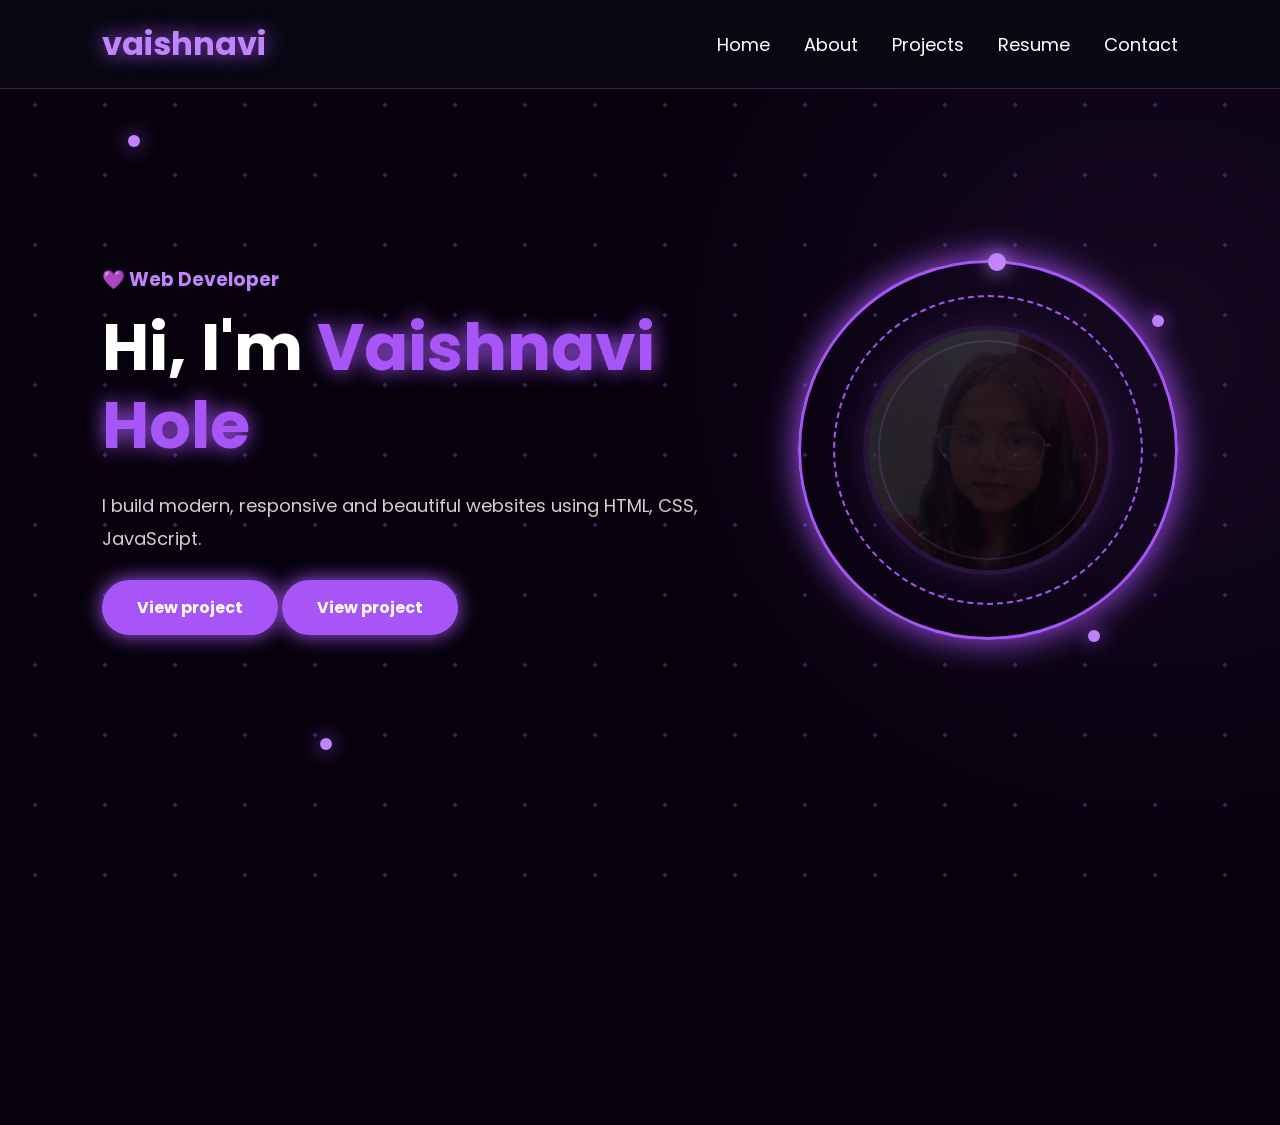
<file: index.html>
<!DOCTYPE html>
<html lang="en">
<head>
<meta charset="UTF-8">
<meta name="viewport" content="width=device-width, initial-scale=1.0">
<title>My Portfolio</title>

<link rel="stylesheet" href="style.css">

<link href="https://fonts.googleapis.com/css2?family=Poppins:wght@300;400;500;600;700;800&display=swap" rel="stylesheet">

<link rel="stylesheet" href="https://cdnjs.cloudflare.com/ajax/libs/font-awesome/6.5.2/css/all.min.css">

</head>
<body>

<!-- Floating Balls -->
<div class="ball"></div>
<div class="ball"></div>
<div class="ball"></div>
<div class="ball"></div>

<!-- Header -->

<header>

<div class="logo">
vaishnavi
</div>

<nav>

<a href="#home">Home</a>

<a href="about.html">About</a>

<a href="projects.html">Projects</a>

<a href="#resume">Resume</a>

<a href="#contact">Contact</a>

</nav>

</header>

<!-- Hero Section -->

<section class="hero" id="home">

<div class="hero-text">

<h3>💜 Web Developer</h3>

<h1>
Hi, I'm <span>Vaishnavi Hole</span>
</h1>

<p>
I build modern, responsive and beautiful websites using
HTML, CSS, JavaScript.
</p>

<a href="projects.html" class="btn">
View project
</a>

<a href="Solar-system.html" class="btn">
View project
</a>

</div>

<div class="hero-image">

<div class="circle"></div>

<div class="circle2"></div>

<div class="circle3"></div>

<img src="photo.jpeg" alt="vaishnavi" class="profile-img">

</div>

</section>

<!-- About -->

<section id="about">

<h2 class="section-title">
</file>
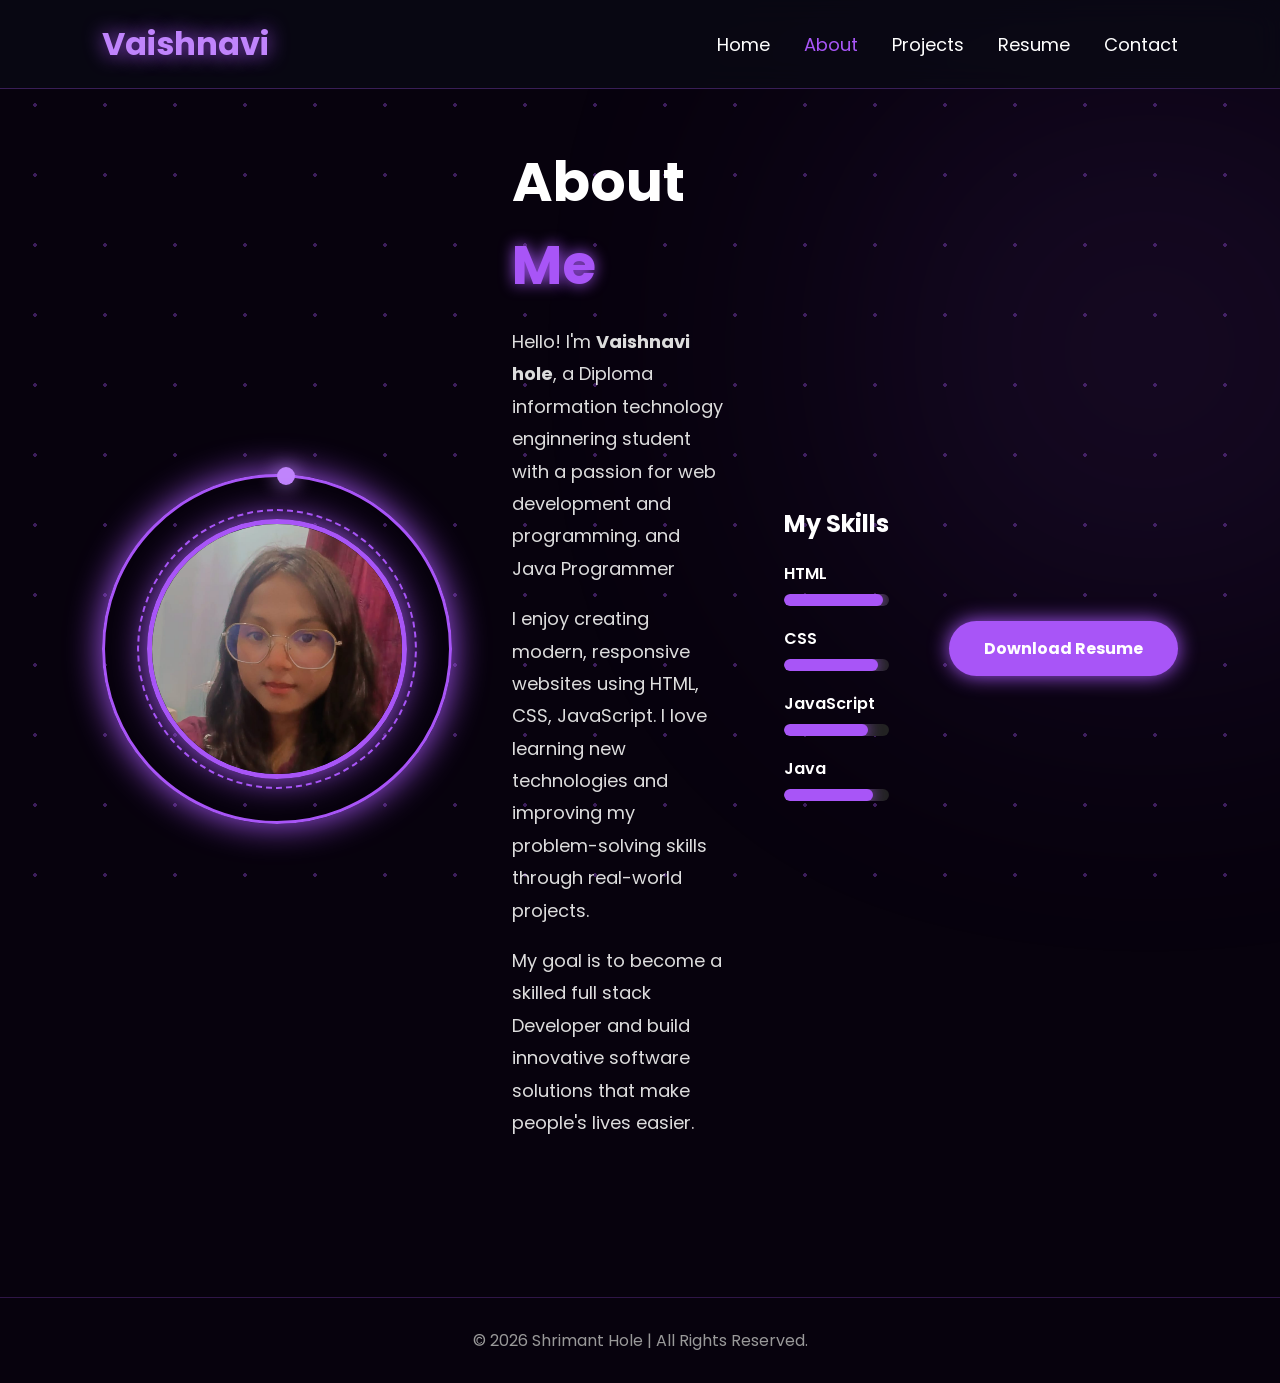
<file: about.html>
<!DOCTYPE html>
<html lang="en">
<head>
    <meta charset="UTF-8">
    <meta name="viewport" content="width=device-width, initial-scale=1.0">
    <title>About | My Portfolio</title>

    <link rel="stylesheet" href="about.css">
    <link rel="stylesheet" href="style.css">

    <link href="https://fonts.googleapis.com/css2?family=Poppins:wght@300;400;500;600;700&display=swap" rel="stylesheet">

    <link rel="stylesheet"
    href="https://cdnjs.cloudflare.com/ajax/libs/font-awesome/6.5.2/css/all.min.css">
</head>

<body>

<header>

<div class="logo">
Vaishnavi
</div>

<nav>
<a href="index.html">Home</a>
<a href="about.html" class="active">About</a>
<a href="projects.html">Projects</a>
<a href="resume.html">Resume</a>
<a href="contact.html">Contact</a>
</nav>

</header>

<section class="about-page">

<div class="about-img">

<div class="circle"></div>
<div class="circle2"></div>
<div class="circle3"></div>

<img src="photo.jpeg" alt="Profile">

</div>

<div class="about-content">

<h1>About <span>Me</span></h1>

<p>
Hello! I'm <b>Vaishnavi hole</b>, a Diploma information technology enginnering student with a passion for web development and programming.
and Java Programmer
</p>

<p>
I enjoy creating modern, responsive websites using HTML, CSS, JavaScript. I love learning new technologies and improving my problem-solving skills through real-world projects.
</p>

<p>
My goal is to become a skilled full stack Developer and build innovative software solutions that make people's lives easier.
</p>
</div>

<div class="skills">

<h2>My Skills</h2>

<div class="skill">
<span>HTML</span>
<div class="bar">
<div class="html"></div>
</div>
</div>

<div class="skill">
<span>CSS</span>
<div class="bar">
<div class="css"></div>
</div>
</div>

<div class="skill">
<span>JavaScript</span>
<div class="bar">
<div class="js"></div>
</div>
</div>

<div class="skill">
<span>Java</span>
<div class="bar">
<div class="java"></div>
</div>
</div>

</div>

<a href="resume.html" class="btn">
Download Resume
</a>

</div>

</section>

<footer>

<p>© 2026 Shrimant Hole | All Rights Reserved.</p>

</footer>

</body>
</html>
</file>
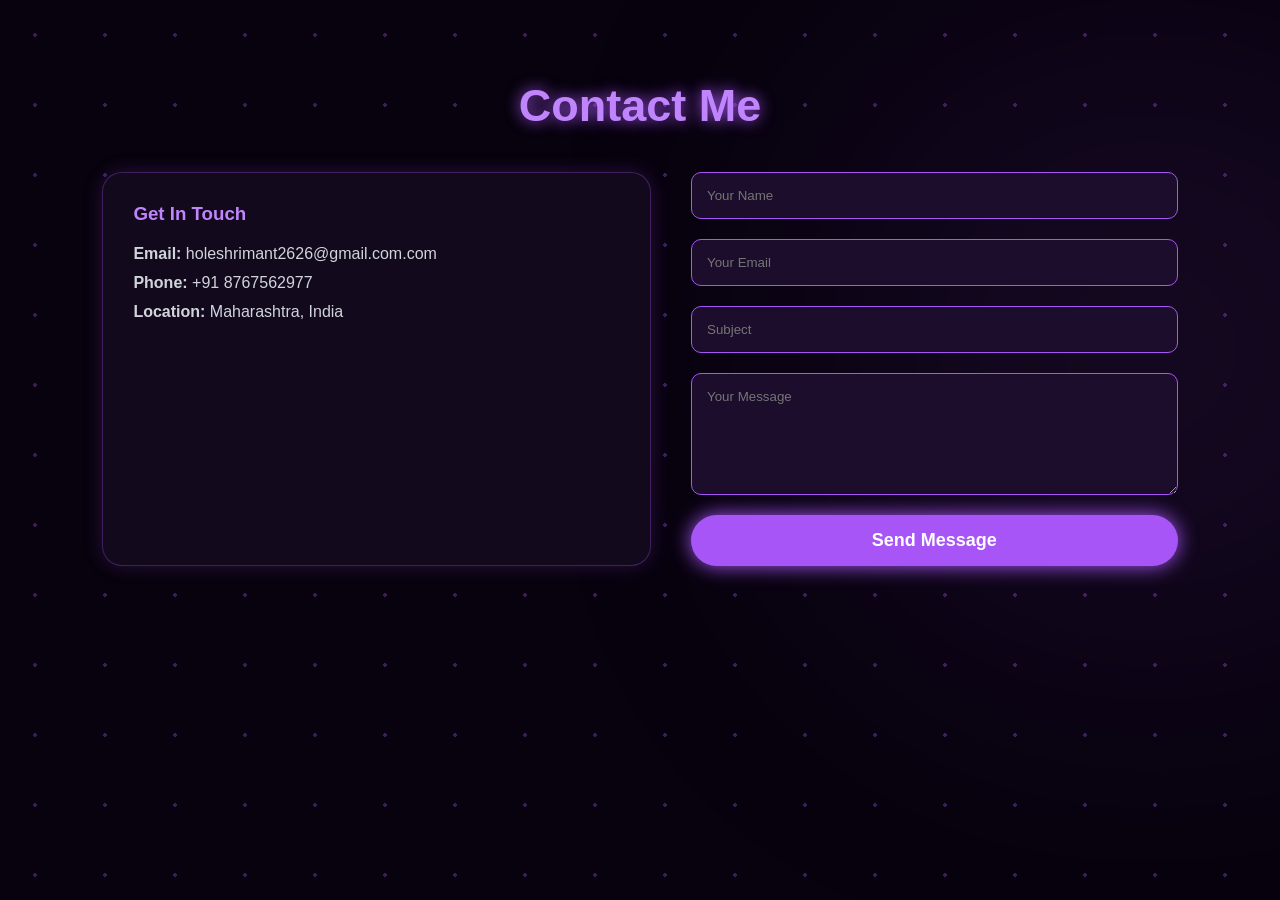
<file: contact.html>
<!DOCTYPE html>
<html lang="en">
<head>
<meta charset="UTF-8">
<meta name="viewport" content="width=device-width, initial-scale=1.0">
<title>Purple Neon Contact</title>
<link rel="stylesheet" href="style.css">

<style>

body{
    background:#07020d;
    font-family:Poppins,sans-serif;
    color:white;
    margin:0;
}

#contact{
    padding:80px 8%;
}

.section-title{
    text-align:center;
    font-size:45px;
    color:#c084fc;
    text-shadow:0 0 15px #a855f7;
    margin-bottom:40px;
}

.contact-container{
    display:flex;
    justify-content:space-between;
    gap:40px;
    flex-wrap:wrap;
}

.card{
    flex:1;
    min-width:280px;
    background:#12091d;
    padding:30px;
    border-radius:20px;
    border:1px solid rgba(168,85,247,.3);
    box-shadow:0 0 20px rgba(168,85,247,.2);
}

.card h3{
    color:#c084fc;
}

.contact-form{
    flex:1;
    min-width:320px;
    display:flex;
    flex-direction:column;
    gap:20px;
}

.contact-form input,
.contact-form textarea{
    padding:15px;
    background:#1b0d2b;
    color:white;
    border:1px solid #a855f7;
    border-radius:10px;
    outline:none;
}

.contact-form input:focus,
.contact-form textarea:focus{
    box-shadow:0 0 20px #a855f7;
}

.btn{
    padding:15px;
    background:#a855f7;
    color:white;
    border:none;
    border-radius:30px;
    cursor:pointer;
    font-size:18px;
    box-shadow:0 0 20px #a855f7;
}

.btn:hover{
    background:#9333ea;
}

@media(max-width:900px){
    .contact-container{
        flex-direction:column;
    }
}

</style>
</head>

<body>

<section id="contact">

<h2 class="section-title">Contact Me</h2>

<div class="contact-container">

<div class="card">

<h3>Get In Touch</h3>

<p><b>Email:</b> holeshrimant2626@gmail.com.com</p>

<p><b>Phone:</b> +91 8767562977</p>

<p><b>Location:</b> Maharashtra, India</p>

</div>

<form class="contact-form">

<input type="text" placeholder="Your Name" required>

<input type="email" placeholder="Your Email" required>

<input type="text" placeholder="Subject">

<textarea rows="6" placeholder="Your Message"></textarea>

<button class="btn">Send Message</button>

</form>

</div>

</section>

</body>
</html>
</file>
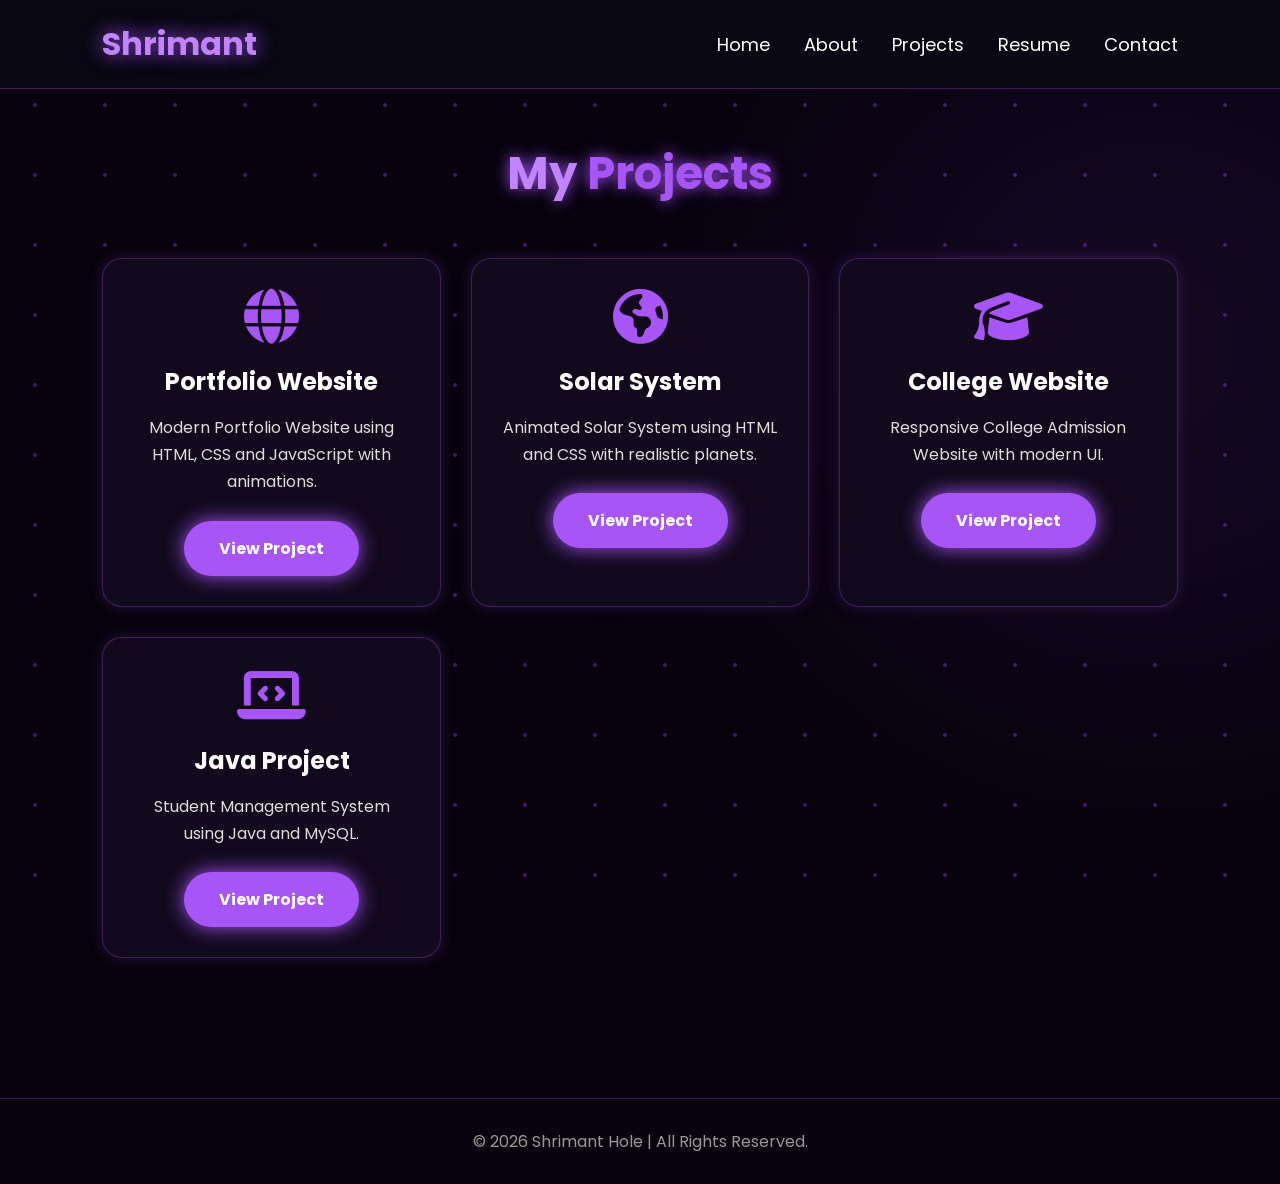
<file: projects.html>
<!DOCTYPE html>
<html lang="en">
<head>
<meta charset="UTF-8">
<meta name="viewport" content="width=device-width, initial-scale=1.0">
<title>Projects | Shrimant Portfolio</title>

<link rel="stylesheet" href="style.css">

<link href="https://fonts.googleapis.com/css2?family=Poppins:wght@300;400;500;600;700&display=swap" rel="stylesheet">

<link rel="stylesheet" href="https://cdnjs.cloudflare.com/ajax/libs/font-awesome/6.5.2/css/all.min.css">

</head>
<body>

<header>

<div class="logo">Shrimant</div>

<nav>
<a href="index.html">Home</a>
<a href="about.html">About</a>
<a href="projects.html" class="active">Projects</a>
<a href="resume.html">Resume</a>
<a href="contact.html">Contact</a>
</nav>

</header>

<section class="projects-page">

<h1 class="section-title">My <span>Projects</span></h1>

<div class="project-container">

<div class="project-card">

<i class="fa-solid fa-globe project-icon"></i>

<h2>Portfolio Website</h2>

<p>
Modern Portfolio Website using HTML, CSS and JavaScript with animations.
</p>

<a href="#" class="btn">View Project</a>

</div>

<div class="project-card">

<i class="fa-solid fa-earth-americas project-icon"></i>

<h2>Solar System</h2>

<p>
Animated Solar System using HTML and CSS with realistic planets.
</p>

<a href="#" class="btn">View Project</a>

</div>

<div class="project-card">

<i class="fa-solid fa-graduation-cap project-icon"></i>

<h2>College Website</h2>

<p>
Responsive College Admission Website with modern UI.
</p>

<a href="#" class="btn">View Project</a>

</div>

<div class="project-card">

<i class="fa-solid fa-laptop-code project-icon"></i>

<h2>Java Project</h2>

<p>
Student Management System using Java and MySQL.
</p>

<a href="#" class="btn">View Project</a>

</div>

</div>

</section>

<footer>

<p>© 2026 Shrimant Hole | All Rights Reserved.</p>

</footer>

</body>
</html>
</file>
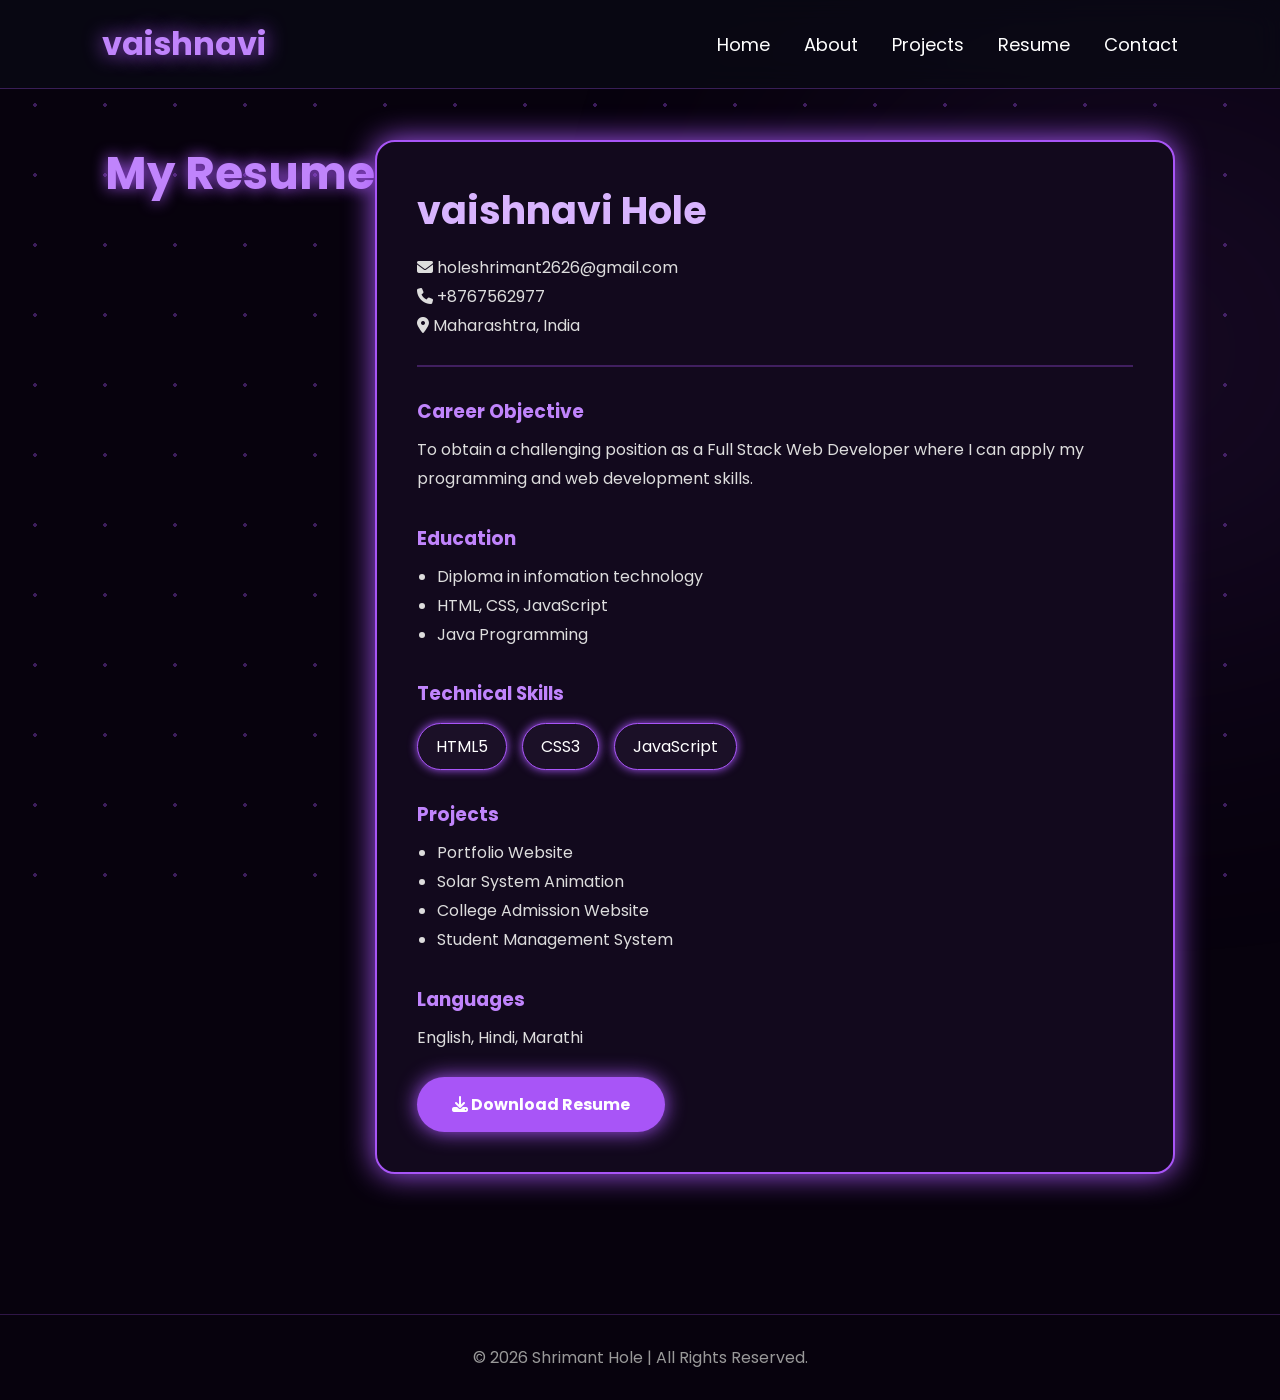
<file: resume.html>
<!DOCTYPE html>
<html lang="en">
<head>
<meta charset="UTF-8">
<meta name="viewport" content="width=device-width, initial-scale=1.0">
<title>Resume | Shrimant Portfolio</title>

<link rel="stylesheet" href="style.css">
<link href="https://fonts.googleapis.com/css2?family=Poppins:wght@300;400;500;600;700&display=swap" rel="stylesheet">
<link rel="stylesheet" href="https://cdnjs.cloudflare.com/ajax/libs/font-awesome/6.5.2/css/all.min.css">
</head>

<body>

<header>
<div class="logo">vaishnavi</div>

<nav>
<a href="index.html">Home</a>
<a href="about.html">About</a>
<a href="projects.html">Projects</a>
<a href="resume.html" class="active">Resume</a>
<a href="contact.html">Contact</a>
</nav>
</header>

<section class="resume-page">

<h1 class="section-title">My Resume</h1>

<div class="resume-card">

<h2>vaishnavi Hole</h2>

<p><i class="fas fa-envelope"></i> holeshrimant2626@gmail.com</p>
<p><i class="fas fa-phone"></i> +8767562977</p>
<p><i class="fas fa-location-dot"></i> Maharashtra, India</p>

<hr>

<h3>Career Objective</h3>
<p>
To obtain a challenging position as a Full Stack Web Developer
where I can apply my programming and web development skills.
</p>

<h3>Education</h3>

<ul>
<li>Diploma in infomation technology</li>
<li>HTML, CSS, JavaScript</li>
<li>Java Programming</li>
</ul>

<h3>Technical Skills</h3>

<div class="tech">
<span>HTML5</span>
<span>CSS3</span>
<span>JavaScript</span>
</div>

<h3>Projects</h3>

<ul>
<li>Portfolio Website</li>
<li>Solar System Animation</li>
<li>College Admission Website</li>
<li>Student Management System</li>
</ul>

<h3>Languages</h3>

<p>English, Hindi, Marathi</p>

<br>

<a href="resume.pdf" download class="btn">
<i class="fas fa-download"></i>
Download Resume
</a>

</div>

</section>

<footer>
<p>© 2026 Shrimant Hole | All Rights Reserved.</p>
</footer>

</body>
</html>
</file>
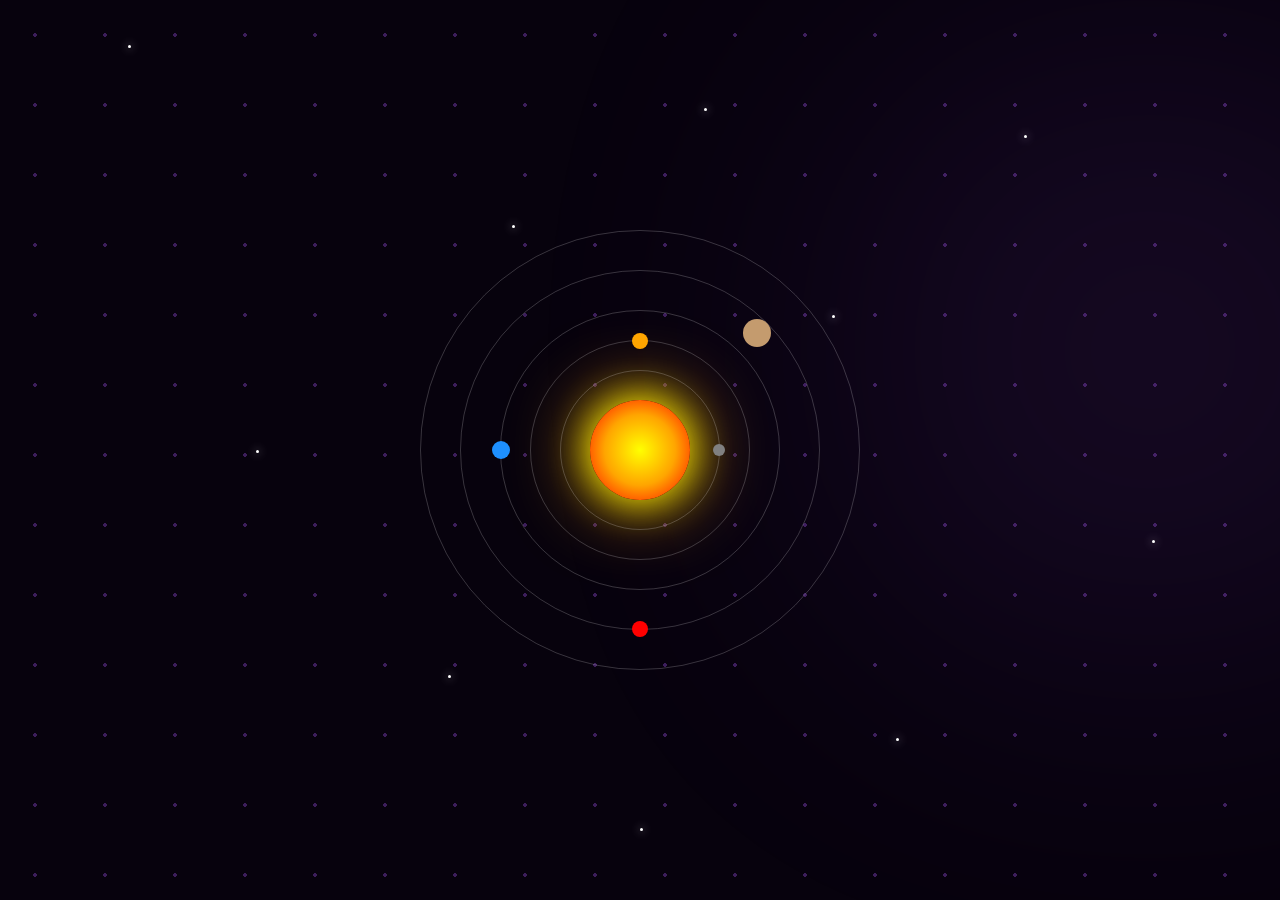
<file: solar-system.html>
<!DOCTYPE html>
<html lang="en">
<head>
<meta charset="UTF-8">
<meta name="viewport" content="width=device-width, initial-scale=1.0">
<title>Solar System</title>
<link rel="stylesheet" href="solar.css">
<link rel="stylesheet" href="style.css">
</head>
<body>

<div class="stars">
    <span></span><span></span><span></span><span></span><span></span>
    <span></span><span></span><span></span><span></span><span></span>
</div>

<div class="solar">

    <div class="sun"></div>

    <div class="orbit o1">
        <div class="planet mercury"></div>
    </div>

    <div class="orbit o2">
        <div class="planet venus"></div>
    </div>

    <div class="orbit o3">
        <div class="planet earth"></div>
    </div>

    <div class="orbit o4">
        <div class="planet mars"></div>
    </div>

    <div class="orbit o5">
        <div class="planet jupiter"></div>
    </div>

</div>

</body>
</html>
</file>
<file: style.css>
/*=============================
  Purple Neon Portfolio
==============================*/

*{
    margin:0;
    padding:0;
    box-sizing:border-box;
    font-family:'Poppins',sans-serif;
    scroll-behavior:smooth;
}

body{
    background:#07020d;
    color:#fff;
    overflow-x:hidden;
}

/* Animated Background */

body::before{
    content:"";
    position:fixed;
    top:0;
    left:0;
    width:100%;
    height:100%;
    background:
    radial-gradient(circle,#a855f755 2px,transparent 2px);
    background-size:70px 70px;
    animation:bgMove 18s linear infinite;
    z-index:-2;
}

@keyframes bgMove{
    from{transform:translateY(0);}
    to{transform:translateY(-70px);}
}

body::after{
    content:"";
    position:fixed;
    width:500px;
    height:500px;
    right:-120px;
    top:100px;
    border-radius:50%;
    background:#a855f7;
    filter:blur(180px);
    opacity:.18;
    z-index:-1;
}

/* Header */

header{
    position:fixed;
    top:0;
    left:0;
    width:100%;
    padding:20px 8%;
    display:flex;
    justify-content:space-between;
    align-items:center;
    background:rgba(10,10,20,.75);
    backdrop-filter:blur(15px);
    border-bottom:1px solid rgba(168,85,247,.3);
    z-index:1000;
}

.logo{
    font-size:32px;
    font-weight:700;
    color:#c084fc;
    text-shadow:0 0 20px #a855f7;
}

nav a{
    color:white;
    text-decoration:none;
    margin-left:30px;
    font-size:18px;
    transition:.3s;
    position:relative;
}

nav a:hover{
    color:#c084fc;
}

nav a::after{
    content:"";
    position:absolute;
    left:0;
    bottom:-8px;
    width:0;
    height:3px;
    background:#a855f7;
    transition:.4s;
    box-shadow:0 0 15px #a855f7;
}

nav a:hover::after{
    width:100%;
}

/* Hero */

.hero{
    min-height:100vh;
    display:flex;
    justify-content:space-between;
    align-items:center;
    padding:130px 8%;
    flex-wrap:wrap;
}

.hero-text{
    max-width:600px;
}

.hero-text h3{
    color:#c084fc;
    margin-bottom:15px;
}

.hero-text h1{
    font-size:65px;
    line-height:1.2;
}

.hero-text span{
    color:#a855f7;
    text-shadow:0 0 20px #a855f7;
}

.hero-text p{
    margin:25px 0;
    color:#d0d0d0;
    line-height:1.8;
    font-size:18px;
}

.btn{
    display:inline-block;
    padding:15px 35px;
    background:#a855f7;
    color:white;
    text-decoration:none;
    border-radius:50px;
    font-weight:bold;
    transition:.4s;
    box-shadow:0 0 20px #a855f7;
}

.btn:hover{
    transform:translateY(-5px);
    box-shadow:0 0 40px #a855f7;
}

/* Hero Circle */

.hero-image{
    position:relative;
    width:380px;
    height:380px;
}

.circle{
    position:absolute;
    width:100%;
    height:100%;
    border-radius:50%;
    border:3px solid #a855f7;
    animation:rotate 12s linear infinite;
    box-shadow:0 0 35px #a855f7;
}

.circle::before{
    content:"";
    position:absolute;
    width:18px;
    height:18px;
    background:#c084fc;
    border-radius:50%;
    top:-10px;
    left:50%;
    box-shadow:0 0 20px #c084fc;
}

.circle2{
    position:absolute;
    inset:35px;
    border-radius:50%;
    border:2px dashed #a855f7;
    animation:rotateReverse 18s linear infinite;
}

.circle3{
    position:absolute;
    inset:80px;
    border-radius:50%;
    border:2px solid rgba(168,85,247,.4);
    animation:pulse 2.5s infinite;
}

@keyframes rotate{
    from{transform:rotate(0deg);}
    to{transform:rotate(360deg);}
}

@keyframes rotateReverse{
    from{transform:rotate(360deg);}
    to{transform:rotate(0deg);}
}

@keyframes pulse{
    0%,100%{transform:scale(1);}
    50%{transform:scale(1.08);}
}

/* Floating Balls */

.ball{
    position:fixed;
    width:12px;
    height:12px;
    border-radius:50%;
    background:#c084fc;
    box-shadow:0 0 20px #a855f7;
    animation:float 6s ease-in-out infinite;
}

.ball:nth-child(1){top:15%;left:10%;}
.ball:nth-child(2){top:70%;left:85%;animation-delay:2s;}
.ball:nth-child(3){top:35%;left:90%;animation-delay:1s;}
.ball:nth-child(4){top:82%;left:25%;animation-delay:3s;}

@keyframes float{
    0%,100%{transform:translateY(0);}
    50%{transform:translateY(-30px);}
}

/* Sections */

section{
    padding:90px 8%;
}

.section-title{
    text-align:center;
    font-size:45px;
    color:#c084fc;
    margin-bottom:45px;
    text-shadow:0 0 15px #a855f7;
}

.card{
    background:#12091d;
    border:1px solid rgba(168,85,247,.25);
    border-radius:20px;
    padding:30px;
    transition:.4s;
    box-shadow:0 0 10px rgba(168,85,247,.15);
}

.card:hover{
    transform:translateY(-10px);
    box-shadow:0 0 35px #a855f7;
}

.card h3{
    margin-bottom:15px;
    color:#d8b4fe;
}

.card p{
    color:#d1d5db;
    line-height:1.8;
}

footer{
    text-align:center;
    padding:30px;
    color:#999;
    border-top:1px solid rgba(168,85,247,.25);
}

/* Responsive */

@media(max-width:900px){

header{
    flex-direction:column;
}

nav{
    margin-top:15px;
}

nav a{
    margin:10px;
}

.hero{
    flex-direction:column;
    text-align:center;
}

.hero-text h1{
    font-size:45px;
}

.hero-image{
    position: relative;
    width:400px;
    height:400px;
    display:flex;
    justify-content: center;
    align-items:center;
}
  
  .about-page{
display:flex;
justify-content:space-between;
align-items:center;
gap:60px;
padding:140px 8%;
flex-wrap:wrap;
}

.about-img{
position:relative;
width:350px;
height:350px;
}

.about-img img{
position:absolute;
width:260px;
height:260px;
border-radius:50%;
object-fit:cover;
top:45px;
left:45px;
border:5px solid #a855f7;
box-shadow:0 0 35px #a855f7;
}

.about-content{
flex:1;
}

.about-content h1{
font-size:55px;
margin-bottom:20px;
}

.about-content span{
color:#a855f7;
text-shadow:0 0 15px #a855f7;
}

.about-content p{
font-size:18px;
line-height:1.8;
margin-bottom:18px;
color:#ddd;
}

.skills{
margin-top:30px;
}

.skill{
margin:20px 0;
}

.skill span{
font-weight:600;
}

.bar{
width:100%;
height:12px;
background:#222;
border-radius:20px;
overflow:hidden;
margin-top:8px;
}

.bar div{
height:100%;
background:#a855f7;
box-shadow:0 0 15px #a855f7;
border-radius:20px;
}

.html{width:95%;}
.css{width:90%;}
.js{width:80%;}
.java{width:85%;}

.active{
color:#a855f7;
}
}

.profile-img{
    position:absolute;
    width:250px;
    height:250px;
    border-radius:50%;
    object-fit:cover;
    top:50%;
    left:50%;
    transform:translate(-50%,-50%);
    border:5px solid #a855f7;
    box-shadow:0 0 30px #a855f7;
    z-index:10;
}

.projects-page{
    padding:140px 8%;
    text-align:center;
}

.projects-page span{
    color:#a855f7;
    text-shadow:0 0 15px #a855f7;
}

.project-container{
    display:grid;
    grid-template-columns:repeat(auto-fit,minmax(280px,1fr));
    gap:30px;
    margin-top:50px;
}

.project-card{
    background:#12091d;
    padding:30px;
    border-radius:20px;
    border:1px solid rgba(168,85,247,.3);
    transition:.4s;
    box-shadow:0 0 15px rgba(168,85,247,.2);
}

.project-card:hover{
    transform:translateY(-10px);
    box-shadow:0 0 35px #a855f7;
}

.project-icon{
    font-size:55px;
    color:#a855f7;
    margin-bottom:20px;
}

.project-card h2{
    margin-bottom:15px;
}

.project-card p{
    color:#ddd;
    line-height:1.7;
    margin-bottom:25px;
}

.profile-img{
    opacity:0.6;
    filter:brightness(35%);
    transition:all 5s ease;
}

.profile-img:hover{
    opacity:1;
    filter:brightness(100%);
    transform:scale(1.05);
}

.resume-page{
padding:140px 8%;
display:flex;
justify-content:center;
}

.resume-card{
max-width:800px;
width:100%;
background:#12091d;
padding:40px;
border-radius:20px;
border:2px solid #a855f7;
box-shadow:0 0 30px #a855f7;
}

.resume-card h2{
font-size:38px;
color:#d8b4fe;
margin-bottom:15px;
}

.resume-card h3{
margin-top:30px;
margin-bottom:10px;
color:#c084fc;
}

.resume-card p,
.resume-card li{
color:#ddd;
line-height:1.8;
}

.resume-card hr{
margin:25px 0;
border:1px solid rgba(168,85,247,.3);
}

.resume-card ul{
padding-left:20px;
}

.tech{
display:flex;
flex-wrap:wrap;
gap:15px;
margin-top:15px;
}

.tech span{
padding:10px 18px;
background:#1b1027;
border:1px solid #a855f7;
border-radius:30px;
box-shadow:0 0 10px #a855f7;
}
</file>
<file: about.css>
.about-page{
display:flex;
justify-content:space-between;
align-items:center;
gap:60px;
padding:140px 8%;
flex-wrap:wrap;
}

.about-img{
position:relative;
width:350px;
height:350px;
}

.about-img img{
position:absolute;
width:260px;
height:260px;
border-radius:50%;
object-fit:cover;
top:45px;
left:45px;
border:5px solid #a855f7;
box-shadow:0 0 35px #a855f7;
}

.about-content{
flex:1;
}

.about-content h1{
font-size:55px;
margin-bottom:20px;
}

.about-content span{
color:#a855f7;
text-shadow:0 0 15px #a855f7;
}

.about-content p{
font-size:18px;
line-height:1.8;
margin-bottom:18px;
color:#ddd;
}

.skills{
margin-top:30px;
}

.skill{
margin:20px 0;
}

.skill span{
font-weight:600;
}

.bar{
width:100%;
height:12px;
background:#222;
border-radius:20px;
overflow:hidden;
margin-top:8px;
}

.bar div{
height:100%;
background:#a855f7;
box-shadow:0 0 15px #a855f7;
border-radius:20px;
}

.html{width:95%;}
.css{width:90%;}
.js{width:80%;}
.java{width:85%;}

.active{
color:#a855f7;
}
</file>
<file: solar.css>
*{
margin:0;
padding:0;
box-sizing:border-box;
}

body{
background:#000;
height:100vh;
display:flex;
justify-content:center;
align-items:center;
overflow:hidden;
}

/* Stars */
.stars{
position:fixed;
width:100%;
height:100%;
top:0;
left:0;
}

.stars span{
position:absolute;
width:3px;
height:3px;
background:#fff;
border-radius:50%;
box-shadow:0 0 10px #fff;
animation:blink 2s infinite alternate;
}

.stars span:nth-child(1){top:5%;left:10%;}
.stars span:nth-child(2){top:15%;left:80%;}
.stars span:nth-child(3){top:25%;left:40%;}
.stars span:nth-child(4){top:35%;left:65%;}
.stars span:nth-child(5){top:50%;left:20%;}
.stars span:nth-child(6){top:60%;left:90%;}
.stars span:nth-child(7){top:75%;left:35%;}
.stars span:nth-child(8){top:82%;left:70%;}
.stars span:nth-child(9){top:92%;left:50%;}
.stars span:nth-child(10){top:12%;left:55%;}

@keyframes blink{
0%{opacity:.2;}
100%{opacity:1;}
}

/* Solar System */
.solar{
position:relative;
width:600px;
height:600px;
}

.sun{
position:absolute;
top:50%;
left:50%;
transform:translate(-50%,-50%);
width:100px;
height:100px;
border-radius:50%;
background:radial-gradient(circle,yellow,orange,red);
box-shadow:0 0 40px yellow,0 0 80px orange;
}

.orbit{
position:absolute;
top:50%;
left:50%;
transform:translate(-50%,-50%);
border:1px solid rgba(255,255,255,.2);
border-radius:50%;
}

.o1{width:160px;height:160px;}
.o2{width:220px;height:220px;}
.o3{width:280px;height:280px;}
.o4{width:360px;height:360px;}
.o5{width:440px;height:440px;}

.planet{
position:absolute;
border-radius:50%;
}

.mercury{
width:12px;
height:12px;
background:gray;
top:50%;
right:-6px;
transform:translateY(-50%);
}

.venus{
width:16px;
height:16px;
background:orange;
top:-8px;
left:50%;
transform:translateX(-50%);
}

.earth{
width:18px;
height:18px;
background:dodgerblue;
top:50%;
left:-9px;
transform:translateY(-50%);
}

.mars{
width:16px;
height:16px;
background:red;
bottom:-8px;
left:50%;
transform:translateX(-50%);
}

.jupiter{
width:28px;
height:28px;
background:#c49b6e;
top:20%;
right:20%;
border-radius:50%;
}
</file>
